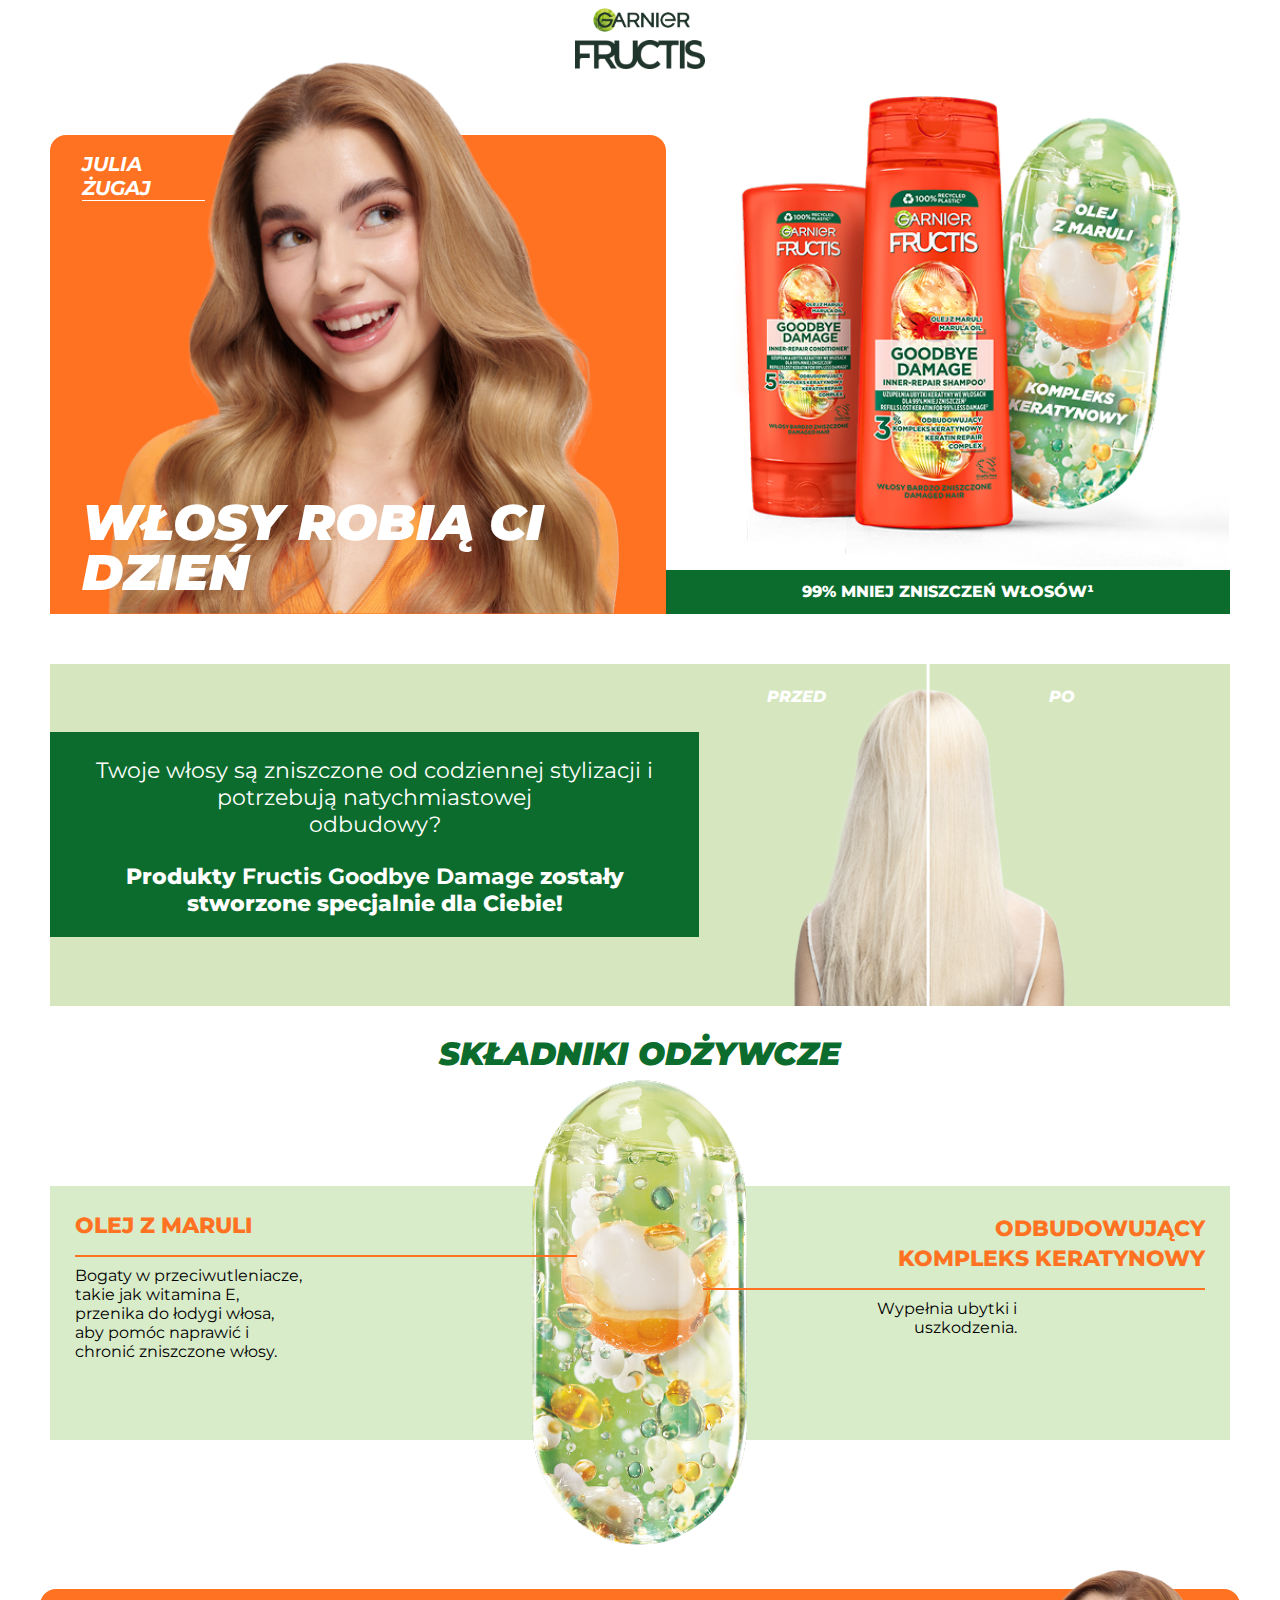
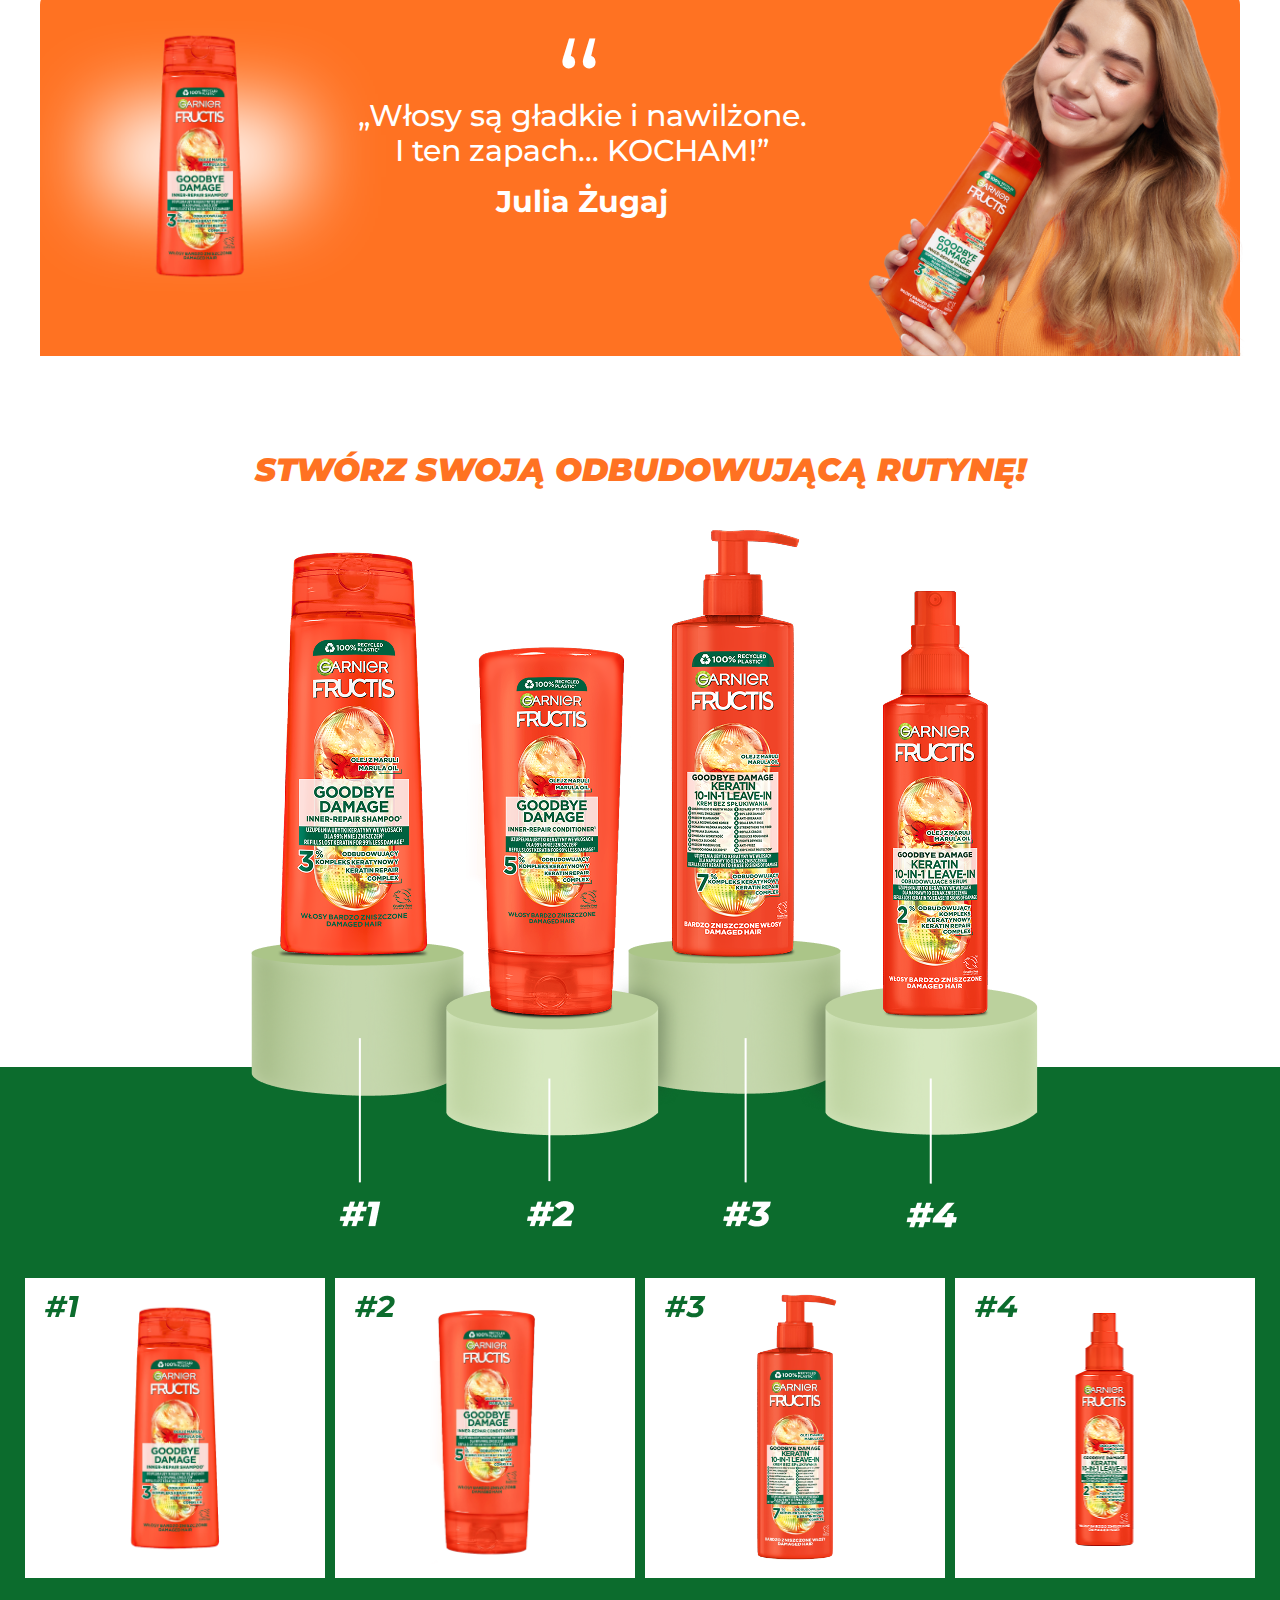
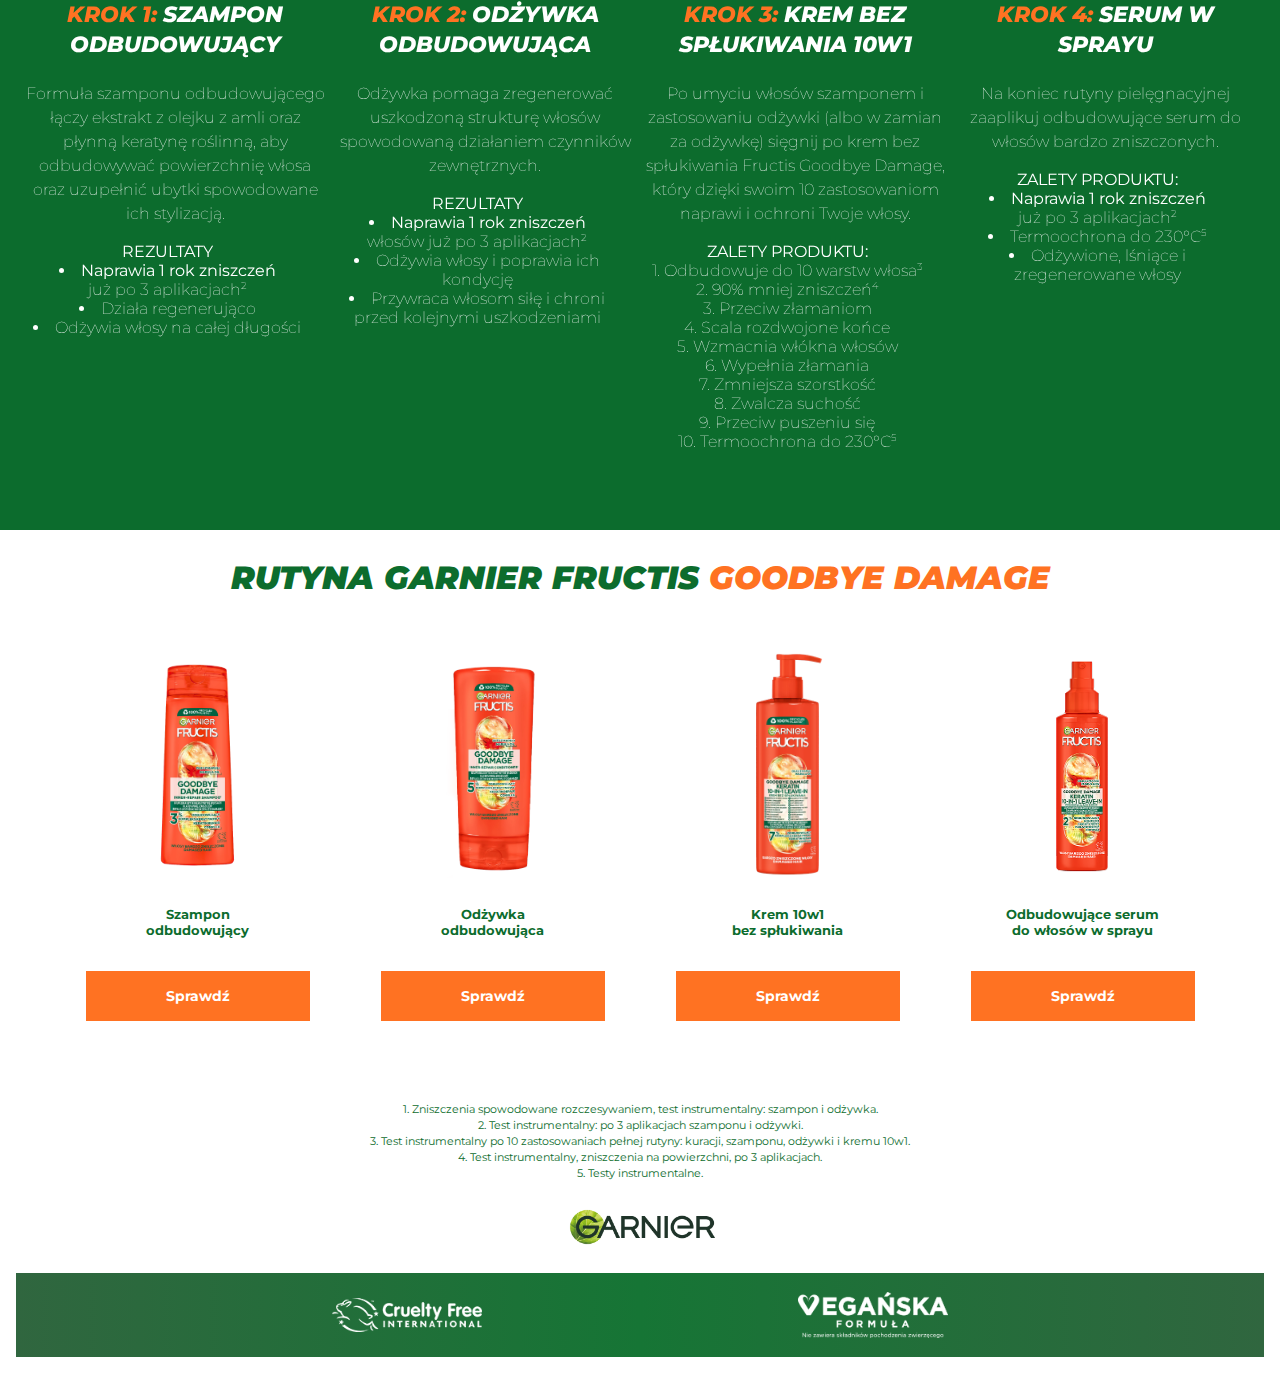
<file: index.html>
<!DOCTYPE html>
<html lang="pl">

<head>
    <meta charset="UTF-8">
    <meta name="viewport" content="width=device-width, initial-scale=1.0">
    <title>Garnier Fructis Goodbye Damage</title>

    <link rel="preconnect" href="https://fonts.googleapis.com">
    <link rel="preconnect" href="https://fonts.gstatic.com" crossorigin>
    <link href="https://fonts.googleapis.com/css2?family=Montserrat:ital,wght@0,100..900;1,100..900&display=swap"
        rel="stylesheet">

    <link rel="stylesheet" href="./styles/swiper.css">
    <link rel="stylesheet" href="./styles/styles.css">
</head>

<body>
    <div id="es-garnier" class="es-garnier">
        <div class="es-kv">
            <div class="es-kv__brading">
                <div class="es-kv__logoCtn">
                    <div class="es-kv__logoCtn--garnier">
                            <img class="es-kv__logoCtn--garnierImg" src="./images/Logo_Garnier.png" alt="garnier" />
                            <img class="es-kv__logoCtn--fructisImg" src="./images/Logo_Fructis.png" alt="fructis" />
                    </div>
                </div>
            </div>
            <div class="es-kv__inner">
                
                <!-- hero block -->
                <div class="es-kv__hero">
                    <img
                        src="./images/kv_photo.png"
                        alt="Julia Żugaj"
                        class="es-kv__avatar"
                    />
                    <span class="es-kv__label">JULIA<br>ŻUGAJ</span>
                    <h1 class="es-kv__title">WŁOSY ROBIĄ CI DZIEŃ</h1>
                </div>
                
                <div class="es-kv__products-container">
                    <img
                        class="es-kv__products-img"
                        src="./images/kv_packs.png"
                        alt="Garnier Fructis Goodbye Damage + Olejek z maruli"
                    />
                    <p class="es-kv__badge">99% MNIEJ ZNISZCZEŃ WŁOSÓW¹</p>
                </div>
            </div>
        </div>

        <div class="es-results">
            <div class="es-results__BA">
                <div class="es-results__desc">
                    <p class="es-results__text--light">Twoje włosy są zniszczone
                        od codziennej stylizacji&nbsp;i potrzebują
                        natychmiastowej<br>odbudowy?
                    </p>
                    <p class="es-results__text--bold">Produkty <span class="bold">Fructis Goodbye Damage</span> zostały
                        stworzone specjalnie dla Ciebie!
                    </p>
                </div>
                <figure class="es-results__figure">
                    <div class="es-results__imgCtn">
                        <img src="./images/ba_1.png" alt="" />
                    </div>
                    <div class="es-results__BA--text">
                        <p>PRZED</p>
                        <p>PO</p>
                    </div>
                </figure>
            </div>
        </div>

        <div class="es-ingredience">
            <p class="es-title__orange words"><span class="word">składniki </span><span class="word">odżywcze</span></p>
            <div class="es-ingredience__content">
                <div class="es-ingredience__content--left">
                    <p class="es-ingredience__name">OLEJ Z MARULI</p>
                    <p class="es-ingredience__desc">
                        Bogaty w przeciwutleniacze, takie jak witamina E, przenika do łodygi włosa,
                        aby pomóc naprawić
                        i chronić zniszczone włosy.
                    </p>
                </div>
                <img class="es-ingredience__pill" src="./images/pill.png" alt="" />
                <div class="es-ingredience__content--right">
                    <p class="es-ingredience__name">ODBUDOWUJĄCY<br>
                        KOMPLEKS KERATYNOWY</p>
                    <p class="es-ingredience__desc">
                        Wypełnia ubytki i uszkodzenia.
                    </p>
                </div>
            </div>
        </div>

        <div class="es-testimonial">
            <span
                class="es-testimonial__quotes"
                alt="grafika cudzysłowu"
            >&#8222;</span>
            <div class="es-testimonial__inner">
                <div class="es-testimonial__product">
                    <img
                        src="./images/step_1.png"
                        alt=""
                    />
                </div>
                <div class="es-testimonial__text">
                    <p class="es-testimonial__quote">
                        „Włosy są gładkie i nawilżone.<br>I ten zapach… KOCHAM!”
                    </p>
                    <span class="es-testimonial__author">Julia Żugaj</span>
                </div>
                <div class="es-testimonial__image">
                    <img
                        src="./images/recommendation.png"
                        alt="Julia Żugaj"
                    />
                </div>
            
            </div>
        </div>

        <div class="es-routine">
            <p class="es-title__orange">Stwórz swoją odbudowującą rutynę!</p>
            <div class="es-routine__Ctn">
                <picture>
                    <source srcset="./images/packs_steps.png" media="(max-width: 575px)" />
                    <img src="./images/packs_steps.png" alt="" />
                  </picture>
            </div>
        </div>

        <div class="es-use">
            <div class="swiper es-swiper">
                <div class="swiper-wrapper">
                    <div class="swiper-slide">
                        <div class="es-use__slide-1">
                            <div class="es-use__thumb">
                                <span class="es-use__number">#1</span>
                                <img
                                    src="./images/step_1.png"
                                    alt="Garnier Fructis Goodbye Damage"
                                    class="es-use__image"
                                />
                            </div>
                            <h3 class="es-use__title"><span class="orange">Krok 1: </span>Szampon odbudowujący</h3>
                            <p class="es-use__desc">
                                Formuła szamponu odbudowującego łączy ekstrakt z olejku z amli oraz płynną keratynę
                                roślinną, aby odbudowywać powierzchnię włosa oraz uzupełnić ubytki
                                spowodowane ich stylizacją.
                            </p>
                            <ul class="es-use__results">
                                <li><span class="bold">REZULTATY</span></li>
                                <li><span class="bold">Naprawia 1 rok zniszczeń</span><br> już po 3 aplikacjach<sup>2</sup></li>
                                <li>Działa regenerująco</li>
                                <li>Odżywia włosy na całej długości</li>
                            </ul>
                        </div>
                    </div>
                    <div class="swiper-slide">
                        <div class="es-use__slide-2">
                            <div class="es-use__thumb">
                                <span class="es-use__number">#2</span>
                                <img
                                    src="./images/step_2.png"
                                    alt="Garnier Fructis Goodbye Damage"
                                    class="es-use__image"
                                />
                            </div>
                            <h3 class="es-use__title"><span class="orange">Krok 2: </span>ODŻYWKA ODBUDOWUJĄCA</h3>
                            <p class="es-use__desc">
                                Odżywka pomaga zregenerować uszkodzoną strukturę włosów spowodowaną działaniem czynników zewnętrznych.
                            </p>
                            <ul class="es-use__results">
                                <li><span class="bold">REZULTATY</span></li>
                                <li><span class="bold">Naprawia 1 rok zniszczeń</span><br> włosów już po 3 aplikacjach<sup>2</sup></li>
                                <li>Odżywia włosy i poprawia ich kondycję</li>
                                <li>Przywraca włosom siłę i chroni przed kolejnymi uszkodzeniami</li>
                            </ul>
                        </div>
                    </div>
                    <div class="swiper-slide">
                        <div class="es-use__slide-3">
                            <div class="es-use__thumb">
                                <span class="es-use__number">#3</span>
                                <img
                                    src="./images/step_3.png"
                                    alt="Garnier Fructis Goodbye Damage"
                                    class="es-use__image"
                                />
                            </div>
                            <h3 class="es-use__title"><span class="orange">Krok 3: </span>Krem bez spłukiwania 10w1</h3>
                            <p class="es-use__desc">Po umyciu włosów szamponem
                                i zastosowaniu odżywki (albo
                                w zamian za odżywkę) sięgnij po krem bez spłukiwania Fructis Goodbye Damage, który dzięki swoim 10 zastosowaniom naprawi
                                i ochroni Twoje włosy.</p>
                            <ul class="es-use__results">
                                <li><span class="bold">ZALETY PRODUKTU:</span></li>
                                <li>1. Odbudowuje do 10 warstw włosa<sup>3</sup></li>
                                <li>2. 90% mniej zniszczeń<sup>4</sup></li>
                                <li>3. Przeciw złamaniom</li>
                                <li>4. Scala rozdwojone końce</li>
                                <li>5. Wzmacnia włókna włosów</li>
                                <li>6. Wypełnia złamania</li>
                                <li>7. Zmniejsza szorstkość</li>
                                <li>8. Zwalcza suchość</li>
                                <li>9. Przeciw puszeniu się</li>
                                <li>10. Termoochrona do 230°C<sup>5</sup></li>
                            </ul>
                        </div>
                    </div>
                    <div class="swiper-slide">
                        <div class="es-use__slide-4">
                            <div class="es-use__thumb">
                                <span class="es-use__number">#4</span>
                                <img
                                    src="./images/step_4.png"
                                    alt="Garnier Fructis Goodbye Damage"
                                    class="es-use__image"
                                />
                            </div>
                            <h3 class="es-use__title"><span class="orange">Krok 4: </span>Serum w sprayu</h3>
                            <p class="es-use__desc">Na koniec rutyny pielęgnacyjnej
                                zaaplikuj odbudowujące serum do włosów bardzo zniszczonych.</p>
                            <ul class="es-use__results">
                                <li><span class="bold">ZALETY PRODUKTU:</span></li>
                                <li><span class="bold">Naprawia 1 rok zniszczeń</span><br> już po 3 aplikacjach<sup>2</sup></li>
                                <li>Termoochrona do 230°C<sup>5</sup></li>
                                <li>Odżywione, lśniące i zregenerowane włosy</li>
                            </ul>
                        </div>
                    </div>

                </div>
                <!-- pagination -->
                <div class="es-swiper1-pagination swiper-pagination"></div>

                <!-- navigation buttons -->
                <div class="es-swiper1-button-prev swiper-button-prev">
                    <img src="./images/chevron-left.png"
                            alt="poprzedni slajd" />
                </div>
                <div class="es-swiper1-button-next swiper-button-next">
                    <img src="./images/chevron-left.png"
                            alt="następny slajd" />
                </div>
            </div>
        </div>

        <div class="es-cross">
            <p class="es-title__orange"><span class="green">rutyna garnier fructis</span> goodbye damage</p>
            <div class="es-cross__products">
                <div class="es-cross__product">
                  <div class="es-cross__packshot">
                    <a href="#1a" target="_blank">
                      <img src="./images/step_1.png" alt="" class="es-cross__img">
                    </a>
                  </div>
                  <p class="es-cross__text">Szampon<br> odbudowujący</p>
                  <a href="#1b" target="_blank" class="es-cross__link">Sprawdź</a>
                </div>
                <div class="es-cross__product">
                  <div class="es-cross__packshot">
                    <a href="#2a" target="_blank">
                      <img src="./images/step_2.png" alt="" class="es-cross__img">
                    </a>
                  </div>
                  <p class="es-cross__text">Odżywka odbudowująca</p>
                  <a href="#2b" target="_blank" class="es-cross__link">Sprawdź</a>
                </div>
                <div class="es-cross__product">
                  <div class="es-cross__packshot">
                    <a href="#3a" target="_blank">
                      <img src="./images/step_3.png" alt="" class="es-cross__img">
                    </a>
                  </div>
                  <p class="es-cross__text">Krem 10w1<br> bez spłukiwania</p>
                  <a href="#3b" target="_blank" class="es-cross__link">Sprawdź</a>
                </div>
                <div class="es-cross__product">
                  <div class="es-cross__packshot">
                    <a href="#4a" target="_blank">
                      <img src="./images/step_4.png" alt="" class="es-cross__img">
                    </a>
                  </div>
                  <p class="es-cross__text">Odbudowujące serum<br> do włosów w sprayu</p>
                  <a href="#4b" target="_blank" class="es-cross__link">Sprawdź</a>
                </div>
              </div>
        </div>

        <div class="es-footer">
            <div class="es-footer__text">
                <p>1. Zniszczenia spowodowane rozczesywaniem, test instrumentalny: szampon i odżywka.</p>
                <p>2. Test instrumentalny: po 3 aplikacjach szamponu i odżywki.</p>
                <p>3. Test instrumentalny po 10 zastosowaniach pełnej rutyny: kuracji, szamponu, odżywki i kremu 10w1.</p>
                <p>4. Test instrumentalny, zniszczenia na powierzchni, po 3 aplikacjach.</p>
                <p>5. Testy instrumentalne.</p>
            </div>
            <div class="es-footer__logo">
                <img src="./images/Logo_Garnier.png" alt="Logo Garnier" class="es-footer__img" />
            </div>
            <div class="es-footer__wrapper">
                <div class="es-footer__icon">
                    <img src="./images/footer-1.png" alt="Logo Cruelty Free International" class="es-footer__img" />
                </div>
                <div class="es-footer__icon">
                    <img src="./images/footer-3.png"
                        alt="Vegańska formuła. Nie zawiera składników pochodzenia zwierzęcego" class="es-footer__img" />
                </div>
            </div>
        </div>
    </div>
    <script src="./scripts/swiper-bundle.min.js"
        defer></script>
    <script src="./scripts/script.js"
        defer></script>
</body>

</html>
</file>
<file: styles/styles.css>
html{margin:0}body{margin:0}#es-garnier .swiper,#es-garnier .swiper-wrapper,#es-garnier .swiper-slide{width:100%}#es-garnier .swiper-pagination-bullet{width:8px;height:8px;display:inline-block;border-radius:50%;background:#fff;opacity:50%}#es-garnier .swiper-pagination-bullet:not(:last-child){margin-right:6px}#es-garnier .swiper-pagination-bullet-active{opacity:1;background:#fff}#es-garnier .swiper-button-disabled{display:none}#es-garnier .swiper-button-next:after,#es-garnier .swiper-button-prev:after{display:none}#es-garnier .swiper-button-next img{transform:rotate(-180deg)}@keyframes es-rc-zoom{0%{scale:1}100%{scale:1.2}}#es-garnier.es-garnier{font-family:"Montserrat",Tahoma,Verdana,sans-serif;overflow:hidden;max-width:1300px;margin:0 auto;padding:0}#es-garnier.es-garnier *{box-sizing:border-box}#es-garnier.es-garnier img{display:block;max-width:100%}#es-garnier.es-garnier p{margin:0;padding:0}#es-garnier.es-garnier sup{font-size:.6em}#es-garnier.es-garnier span.bold{font-weight:700}#es-garnier.es-garnier span.italic{font-style:italic}#es-garnier.es-garnier .es-title{text-transform:uppercase;font-weight:700;font-style:italic;font-size:32px;line-height:1;text-align:center;text-wrap:balance;padding-block:32px}#es-garnier.es-garnier .es-title__orange{text-transform:uppercase;font-weight:900;font-style:italic;font-size:28px;line-height:1.2;text-align:center;text-wrap:balance;padding-block:32px 16px;color:#ff7222}#es-garnier.es-garnier .es-title__orange span{color:#0c6c2d}#es-garnier.es-garnier .es-line{height:10px;background-color:#d9ecca;position:relative}#es-garnier.es-garnier .es-kv{color:#fff;text-align:center}#es-garnier.es-garnier .es-kv__logo{display:block;margin:0 auto 16px;width:120px}#es-garnier.es-garnier .es-kv .es-kv__branding{position:relative}#es-garnier.es-garnier .es-kv .es-kv__logoCtn--garnierImg{display:block;margin:5px auto;max-width:100px}#es-garnier.es-garnier .es-kv .es-kv__logoCtn--fructisImg{display:block;margin:0 auto;max-width:131px}#es-garnier.es-garnier .es-kv__inner{display:flex;flex-direction:column;align-items:center}#es-garnier.es-garnier .es-kv__hero{position:relative;overflow:hidden;width:100%}#es-garnier.es-garnier .es-kv__hero::before{content:"";position:absolute;height:83%;width:calc(100% - 32px);left:16px;bottom:0;background-color:#ff7222;border-top-left-radius:16px;border-top-right-radius:16px;z-index:-1}#es-garnier.es-garnier .es-kv__hero .es-kv__avatar{display:block;width:100%;height:auto;border-radius:8px}#es-garnier.es-garnier .es-kv__hero .es-kv__label{position:absolute;top:20%;left:32px;width:20%;text-align:left;color:#fff;font-size:.75rem;font-weight:bold;text-transform:uppercase;border-bottom:1px solid #fff;font-style:italic}#es-garnier.es-garnier .es-kv__hero .es-kv__title{position:absolute;bottom:16px;left:32px;right:16px;width:75%;margin:0;font-size:38px;line-height:38px;color:#fff;font-weight:900;text-transform:uppercase;text-align:left;font-style:italic}#es-garnier.es-garnier .es-kv__products-container{margin-top:-40px;position:relative;z-index:1;display:flex;flex-direction:row-reverse;align-items:center;width:100%}#es-garnier.es-garnier .es-kv__products-container .es-kv__products-img{display:block;width:170px;max-width:100%;height:auto}#es-garnier.es-garnier .es-kv__products-container .es-kv__badge{margin-top:12px;font-size:25px;line-height:28px;font-weight:800;color:#0c6c2d;width:55%}#es-garnier.es-garnier .es-testimonial{position:relative;padding:1rem;overflow:hidden;margin-top:25px}#es-garnier.es-garnier .es-testimonial::before{content:"";position:absolute;bottom:16px;left:40px;background-color:#ff7222;border-top-left-radius:16px;border-top-right-radius:16px;width:calc(100% - 80px);height:82%;background:#ff7222;z-index:0}#es-garnier.es-garnier .es-testimonial__quotes{position:absolute;top:.5rem;right:50%;font-size:150px;transform:rotate(-180deg) translateX(-50%);color:#ff7222;z-index:1}#es-garnier.es-garnier .es-testimonial__inner{position:relative;z-index:2;display:flex;flex-direction:column;gap:1rem;margin-top:13%;color:#fff}#es-garnier.es-garnier .es-testimonial__product{display:none}#es-garnier.es-garnier .es-testimonial__text{margin-top:50px;text-align:center;max-width:80%;margin-inline:auto}#es-garnier.es-garnier .es-testimonial__quote{font-size:16px;line-height:24px;font-weight:500;margin-bottom:16px}#es-garnier.es-garnier .es-testimonial__author{font-size:16px;line-height:24px;font-weight:700}#es-garnier.es-garnier .es-testimonial__image{margin-inline:auto}#es-garnier.es-garnier .es-results{background-color:#d6e7bf;margin-left:auto;margin-right:auto;position:relative}#es-garnier.es-garnier .es-results__BA{display:flex;flex-direction:column-reverse;align-items:center;position:relative;background-color:#d6e7bf;z-index:3}#es-garnier.es-garnier .es-results__figure{position:relative;width:100%;max-width:270px;margin:auto;margin:0}#es-garnier.es-garnier .es-results__imgCtn{overflow:hidden;max-width:350px;margin:auto}#es-garnier.es-garnier .es-results__imgCtn img{aspect-ratio:1/1;-o-object-fit:contain;object-fit:contain;transition:all 200ms ease-in-out}#es-garnier.es-garnier .es-results__imgCtn img:hover{scale:1.1}#es-garnier.es-garnier .es-results__BA--text{color:#fff;position:absolute;top:15px;display:flex;justify-content:space-between;width:100%;padding:8px;font-style:italic;font-weight:800;font-size:16px}#es-garnier.es-garnier .es-results__desc{text-align:center;background-color:#0c6c2d}#es-garnier.es-garnier .es-results__text--light{color:#fff;font-size:22px;margin:25px;font-weight:400}#es-garnier.es-garnier .es-results__text--bold{color:#fff;font-size:22px;margin:20px;font-weight:800}#es-garnier.es-garnier .es-ingredience__content{position:relative;background-color:#d9ecca;display:flex;justify-content:space-evenly;flex-direction:column;min-height:497px;margin-top:15px;padding:0 25px;z-index:0}#es-garnier.es-garnier .es-ingredience__content--left{margin-top:30px;z-index:1}#es-garnier.es-garnier .es-ingredience__content--left .es-ingredience__name::before{content:"";border-bottom:2px solid #ff7222;width:120%;height:2px;position:absolute;left:0;bottom:-16px;z-index:1}#es-garnier.es-garnier .es-ingredience__content--right{margin-bottom:30px}#es-garnier.es-garnier .es-ingredience__content--right .es-ingredience__name::before{content:"";border-bottom:2px solid #ff7222;width:120%;height:2px;position:absolute;left:0;bottom:-16px;z-index:1}#es-garnier.es-garnier .es-ingredience__name{color:#ff7222;font-size:23px;line-height:28px;font-weight:800;padding-right:70px;text-transform:uppercase;position:relative}#es-garnier.es-garnier .es-ingredience__desc{max-width:230px;margin:25px 0}#es-garnier.es-garnier .es-ingredience__content--bracket-left{display:none}#es-garnier.es-garnier .es-ingredience__content--bracket-right{display:none}#es-garnier.es-garnier .es-ingredience__pill{max-height:497px;max-width:unset;margin:20px 0;position:absolute;right:0;transform:translateX(50%);transform-origin:center}#es-garnier.es-garnier .es-ingredience__pill:hover{scale:1.05}#es-garnier.es-garnier .es-routine{margin-top:50px;position:relative}#es-garnier.es-garnier .es-routine::before{content:"";background-color:#0c6c2d;position:absolute;height:21%;width:100%;bottom:-1px;z-index:-1}#es-garnier.es-garnier .es-routine .es-routine__Ctn img{margin-inline:auto}#es-garnier.es-garnier .es-use{background-color:#0c6c2d;padding:40px 25px}#es-garnier.es-garnier .es-use__slide-3 .es-use__results li{list-style:none}#es-garnier.es-garnier .es-use__thumb{position:relative;width:100%;max-width:300px;margin:0 auto;aspect-ratio:1/1;background:#fff}#es-garnier.es-garnier .es-use__number{position:absolute;top:10px;left:20px;z-index:1;color:#0c6c2d;font-size:30px;font-weight:700;font-style:italic;text-transform:uppercase}#es-garnier.es-garnier .es-use__image{position:absolute;top:50%;left:50%;transform:translate(-50%, -50%);max-width:100%;max-height:100%;object-fit:contain}#es-garnier.es-garnier .es-use__title{font-size:30px;line-height:30px;font-style:italic;font-weight:800;text-align:center;color:#fff;max-width:300px;margin-inline:auto;text-transform:uppercase}#es-garnier.es-garnier .es-use__title .orange{color:#ff7222}#es-garnier.es-garnier .es-use__desc{font-size:16px;line-height:24px;text-align:center;color:#fff;font-weight:100;max-width:300px;margin-inline:auto}#es-garnier.es-garnier .es-use__results{list-style:disc inside;padding:0 16px 0 0;text-align:center;max-width:300px;margin-inline:auto}#es-garnier.es-garnier .es-use__results li{color:#fff;font-weight:100}#es-garnier.es-garnier .es-use__results li .bold{font-weight:400}#es-garnier.es-garnier .es-use__results li:first-child{list-style-type:none;margin-left:0;padding-left:0}#es-garnier.es-garnier .es-use__results li:last-child{padding-bottom:30px}#es-garnier.es-garnier .es-cross__products{padding-top:30px;margin:0 auto;display:flex;flex-wrap:wrap;justify-content:space-between}#es-garnier.es-garnier .es-cross__product{width:163px;margin:0 auto;margin-bottom:32px;display:flex;flex-flow:column;align-items:center}#es-garnier.es-garnier .es-cross__product:hover .es-cross__link::before{transform:scaleX(1)}#es-garnier.es-garnier .es-cross__product:hover .es-cross__packshot{transform:translateY(-8px)}#es-garnier.es-garnier .es-cross__packshot{transition:transform .6s;margin-bottom:16px}#es-garnier.es-garnier .es-cross__text{margin:0;padding:0;line-height:inherit;color:#0c6c2d;font-family:inherit;font-weight:inherit;font-size:13px;font-weight:700;margin-bottom:15px;text-align:center;height:50px}#es-garnier.es-garnier .es-cross__desc{margin:0;padding:0;line-height:inherit;color:#d6e7bf;font-family:inherit;font-weight:inherit;margin-bottom:8px;font-size:16px}#es-garnier.es-garnier .es-cross__link{margin:0;padding:0;line-height:inherit;color:#fff;font-family:inherit;font-weight:inherit;position:relative;display:inline-block;padding:16px 45px;text-decoration:none;font-size:14px;font-weight:700;text-align:center;background:#ff7222}#es-garnier.es-garnier .es-cross__img{transition:all .3s ease-in-out;max-height:250px}#es-garnier.es-garnier .es-footer{padding-inline:16px;padding-block:32px}#es-garnier.es-garnier .es-footer__text{line-height:inherit;color:#0c6c2d;font-family:inherit;font-weight:inherit;text-align:center;text-wrap:balance;font-size:11px;line-height:16px;margin-block:16px}#es-garnier.es-garnier .es-footer__img{margin:0 auto;max-width:150px}#es-garnier.es-garnier .es-footer__logo{margin-block:24px}#es-garnier.es-garnier .es-footer__wrapper{background:linear-gradient(to right, #30663f, #167535, #30663f);display:flex;flex-wrap:wrap;gap:16px;padding:19px 16px;align-items:center;justify-content:space-evenly}@media(min-width: 350px){#es-garnier.es-garnier .es-kv__products-container .es-kv__products-img{width:220px}}@media(min-width: 576px){#es-garnier.es-garnier .es-title__orange{font-size:32px;line-height:1}#es-garnier.es-garnier .es-kv__inner{flex-direction:row;align-items:flex-end;padding-inline:16px}#es-garnier.es-garnier .es-kv__hero{width:60%}#es-garnier.es-garnier .es-kv__hero::before{width:100%;left:0}#es-garnier.es-garnier .es-kv__hero .es-kv__title{width:unset}#es-garnier.es-garnier .es-kv__products-container{width:55%;margin-top:0;align-items:flex-end;flex-direction:column}#es-garnier.es-garnier .es-kv__products-container .es-kv__products-img{width:100%;max-width:322px}#es-garnier.es-garnier .es-kv__products-container .es-kv__badge{margin-top:-10px;font-size:13px;padding:8px;width:100%;background-color:#0c6c2d;color:#fff}#es-garnier.es-garnier .es-use__title{font-size:22px}#es-garnier.es-garnier .es-results{margin-top:50px;margin-inline:16px}#es-garnier.es-garnier .es-results__BA{flex-direction:row;align-items:center}#es-garnier.es-garnier .es-results__desc{width:55%;padding:0;margin-right:25px;text-align:center}#es-garnier.es-garnier .es-results__text--light{font-size:16px}#es-garnier.es-garnier .es-results__text--bold{font-size:16px}#es-garnier.es-garnier .es-results__text--black{margin-bottom:unset}#es-garnier.es-garnier .es-results__img--circle{display:block;position:absolute;z-index:1;width:180px;right:-11%;bottom:-66%}#es-garnier.es-garnier .es-testimonial::before{height:85%}#es-garnier.es-garnier .es-testimonial__quote{font-size:22px}#es-garnier.es-garnier .es-testimonial__author{font-size:22px}#es-garnier.es-garnier .es-ingredience__content{justify-content:space-between;flex-direction:row;min-height:unset;align-items:center;margin-inline:16px}#es-garnier.es-garnier .es-ingredience__content--left{text-align:left;max-width:50%;width:37%;margin-top:25px;margin-bottom:54px;z-index:1}#es-garnier.es-garnier .es-ingredience__content--right{text-align:right;width:37%;margin-bottom:50px}#es-garnier.es-garnier .es-ingredience__content--right .es-ingredience__name::before{left:unset;right:0}#es-garnier.es-garnier .es-ingredience__name{padding:0}#es-garnier.es-garnier .es-ingredience__pill{position:absolute;top:50%;left:50%;transform:translate(-50%, -50%);max-height:120%;transition:all 200ms ease-in-out;margin:0}#es-garnier.es-garnier .es-routine__img--line{display:block;position:absolute;z-index:1;top:48%;right:0;height:550px}#es-garnier.es-garnier .es-use--step4 .es-use__results--list{flex-direction:row;justify-content:space-evenly}#es-garnier.es-garnier .es-use__green--style--ol{margin:15px 0}}@media(min-width: 768px){#es-garnier.es-garnier .es-kv__hero .es-kv__label{font-size:20px}#es-garnier.es-garnier .es-kv__hero .es-kv__title{font-size:50px;line-height:50px}#es-garnier.es-garnier .es-kv__products-container .es-kv__badge{font-size:16px}#es-garnier.es-garnier .es-kv .es-kv__logoCtn--garnier{margin-bottom:-32px}#es-garnier.es-garnier .es-kv__brading{max-width:unset}#es-garnier.es-garnier .es-kv__packsCtn{left:5%;bottom:-3%;width:94%}#es-garnier.es-garnier .es-kv__packs{max-width:230px}#es-garnier.es-garnier .es-results__desc{margin-right:60px}#es-garnier.es-garnier .es-results__text--light{font-size:22px}#es-garnier.es-garnier .es-results__text--bold{font-size:22px}#es-garnier.es-garnier .es-kv__pill{top:1%;right:28%;max-width:120px}#es-garnier.es-garnier .es-testimonial::before{bottom:16px;left:40px;width:calc(100% - 80px);height:85%}#es-garnier.es-garnier .es-testimonial__quotes{top:20%;color:#fff;font-size:120px;transform:rotate(-180deg) translateX(3vw)}#es-garnier.es-garnier .es-testimonial__inner{flex-direction:row;justify-content:normal;align-items:center;margin-top:0px;margin-left:32px}#es-garnier.es-garnier .es-testimonial__product{display:block;width:25%;position:relative}#es-garnier.es-garnier .es-testimonial__product img{margin-inline:auto;max-height:300px}#es-garnier.es-garnier .es-testimonial__product::before{content:"";position:absolute;top:50%;left:50%;transform:translate(-50%, -50%);width:200px;height:100px;background:#fff;filter:blur(39px);z-index:-1}#es-garnier.es-garnier .es-testimonial__text{width:55%;position:absolute;right:50%;transform:translate(39%, -18%)}#es-garnier.es-garnier .es-testimonial__quote{font-size:22px;line-height:35px}#es-garnier.es-garnier .es-testimonial__author{font-size:22px;line-height:35px}#es-garnier.es-garnier .es-testimonial__image{margin-inline:auto 0}#es-garnier.es-garnier .es-testimonial__image img{max-height:400px}#es-garnier.es-garnier .es-ingredience__content{padding:0 25px;margin:50px 16px;justify-content:space-between}#es-garnier.es-garnier .es-ingredience__name{font-size:22px;line-height:30px}#es-garnier.es-garnier .es-ingredience__pill{max-height:150%}#es-garnier.es-garnier .es-ingredience__content--bracket-left{display:block;position:relative;left:35%;max-width:250px;z-index:1;margin-bottom:10px}#es-garnier.es-garnier .es-ingredience__content--bracket-right{display:block;position:relative;right:20%;max-width:250px;z-index:1;margin-top:10px}#es-garnier.es-garnier .es-use__step--Ctn{flex-direction:row;margin-top:25px}#es-garnier.es-garnier .es-use__step--desc{width:50%}#es-garnier.es-garnier .es-use__stepImg--Ctn{width:50%}#es-garnier.es-garnier .es-use__stepImg--Ctn--right{justify-content:flex-end}#es-garnier.es-garnier .es-use__stepImg--Ctn--right .es-use__stepImg--img{left:unset}#es-garnier.es-garnier .es-use__stepImg--Ctn--left{justify-content:flex-start}#es-garnier.es-garnier .es-use--step1 .es-use__stepImg--img{max-width:90px;left:11%;top:15%}#es-garnier.es-garnier .es-use--step2 .es-use__stepImg--img{right:9%;top:5%}#es-garnier.es-garnier .es-use--step2 .es-use__stepImg--img::before{width:180px;height:180px;bottom:55%;right:-21%}#es-garnier.es-garnier .es-use--step2 .es-use__stepImg--img::after{width:150px;height:150px;bottom:36%;right:44%}#es-garnier.es-garnier .es-use--step3 .es-use__stepImg--img{left:13%;top:15%}#es-garnier.es-garnier .es-use--step3 .es-use__stepImg--img::before{width:150px;height:150px;bottom:62%;right:13%}#es-garnier.es-garnier .es-use--step3 .es-use__stepImg--img::after{width:190px;height:190px;bottom:26%;right:-50%}#es-garnier.es-garnier .es-use--step4 .es-use__stepImg--img{right:15%;top:-1%}#es-garnier.es-garnier .es-use--step4 .es-use__stepImg--img::before{width:160px;height:160px;bottom:48%;right:-16%}#es-garnier.es-garnier .es-use--step4 .es-use__stepImg--img::after{width:190px;height:190px;bottom:26%;right:24%}#es-garnier.es-garnier .es-cross__link{padding:16px 60px}#es-garnier.es-garnier .es-footer__img{margin-inline:auto}}@media(min-width: 870px){#es-garnier.es-garnier .es-kv__products-container .es-kv__products-img{max-width:400px}#es-garnier.es-garnier .es-kv__packsCtn{bottom:8%;left:10%}}@media(min-width: 990px){#es-garnier.es-garnier .es-kv__products-container .es-kv__products-img{max-width:500px}#es-garnier.es-garnier .es-kv__inner{padding-inline:50px}#es-garnier.es-garnier .es-kv__left--photoCtn{left:15px}#es-garnier.es-garnier .es-kv__textCtn::after{content:"";height:80px;border:1px solid #ec643e;position:absolute;bottom:12%;right:10%}#es-garnier.es-garnier .es-kv__packsCtn{bottom:-2%;left:5%;width:94%}#es-garnier.es-garnier .es-kv__right{width:43%;position:relative;aspect-ratio:1/1}#es-garnier.es-garnier .es-results{margin-inline:50px}#es-garnier.es-garnier .es-results__BA--text{width:120%}#es-garnier.es-garnier .es-results__imgCtn{overflow:hidden;max-width:400px;width:350px}#es-garnier.es-garnier .es-kv__pill{right:20%}#es-garnier.es-garnier .es-testimonial__quote{font-size:30px}#es-garnier.es-garnier .es-testimonial__author{font-size:30px}#es-garnier.es-garnier .es-ingredience__content{align-items:center;padding:0 25px;margin:50px 50px}#es-garnier.es-garnier .es-ingredience__content{margin:100px 50px}#es-garnier.es-garnier .es-ingredience__pill{max-height:200%}#es-garnier.es-garnier .es-cross__products{padding-inline:50px}#es-garnier.es-garnier .es-cross__link{padding-inline:80px}}@media screen and (min-width: 576px){#es-garnier.es-garnier .es-cross__product{justify-content:flex-end}}/*# sourceMappingURL=styles.css.map */
</file>
